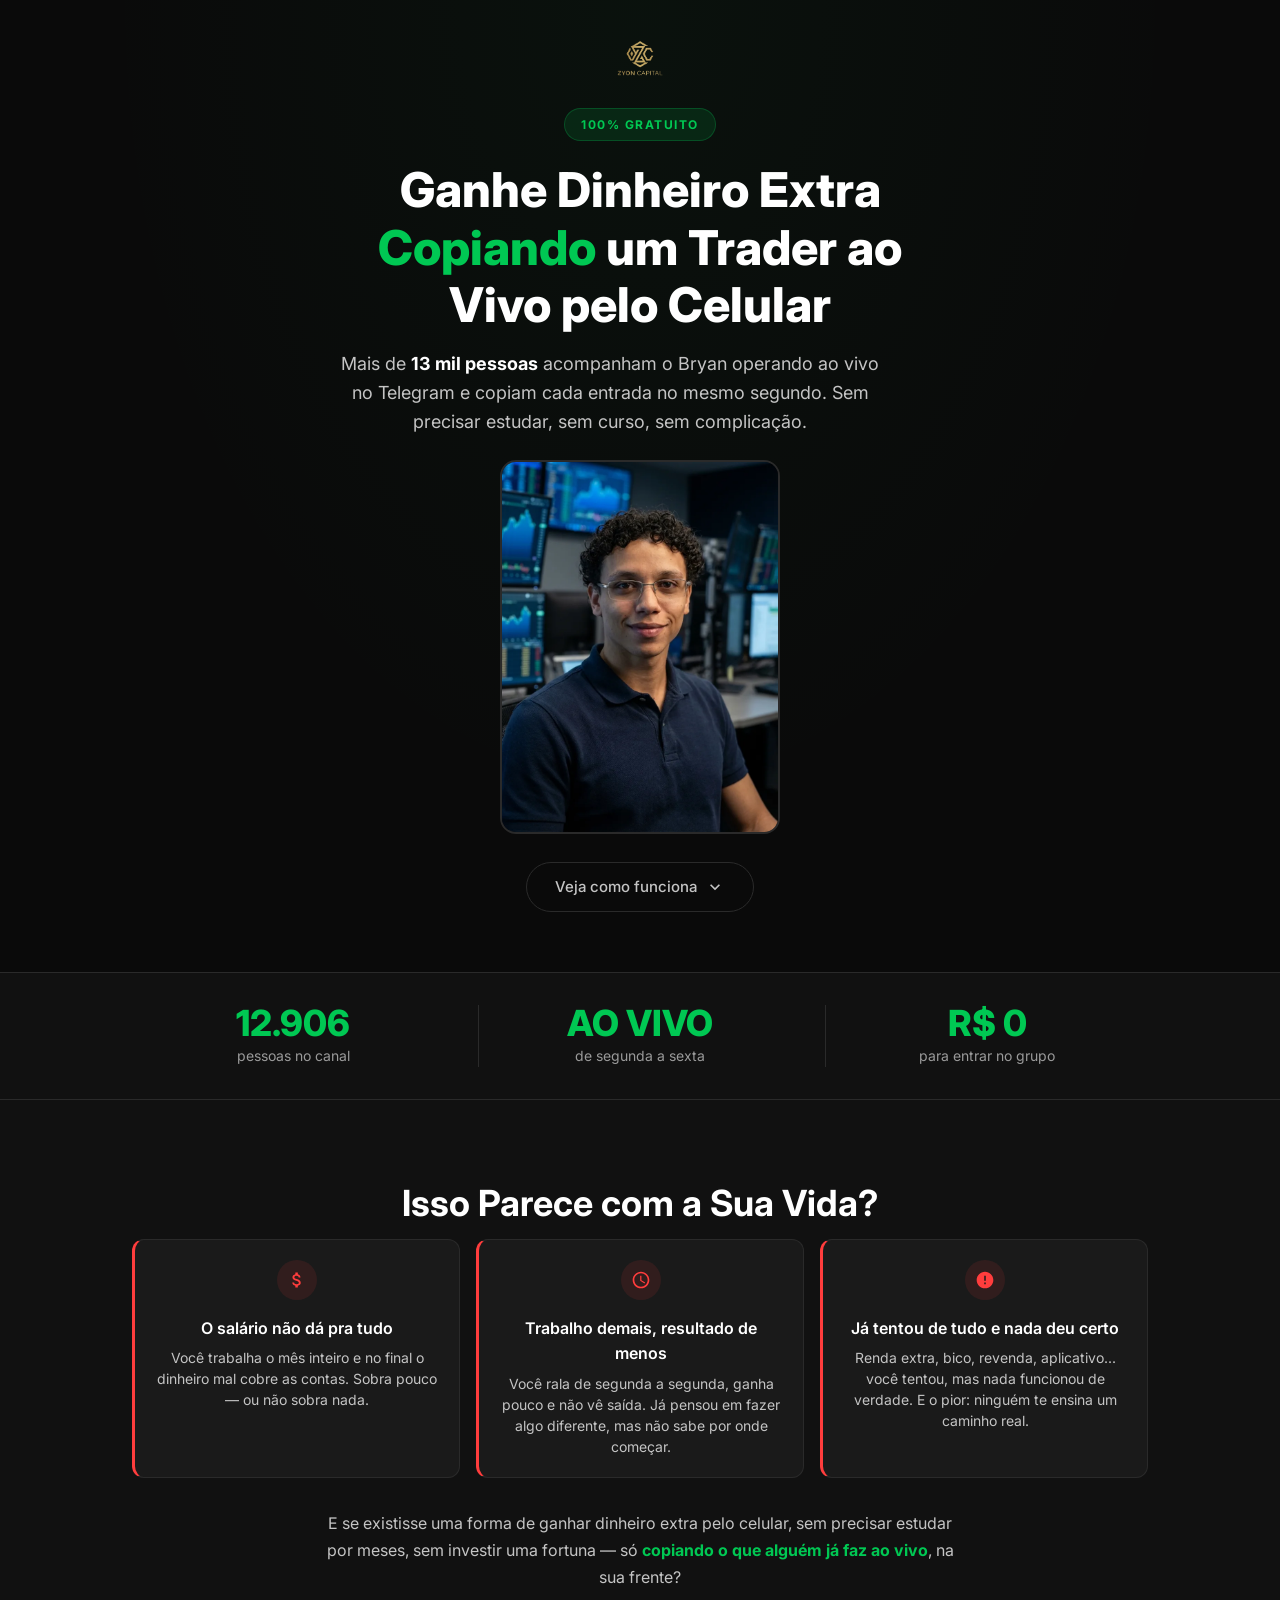
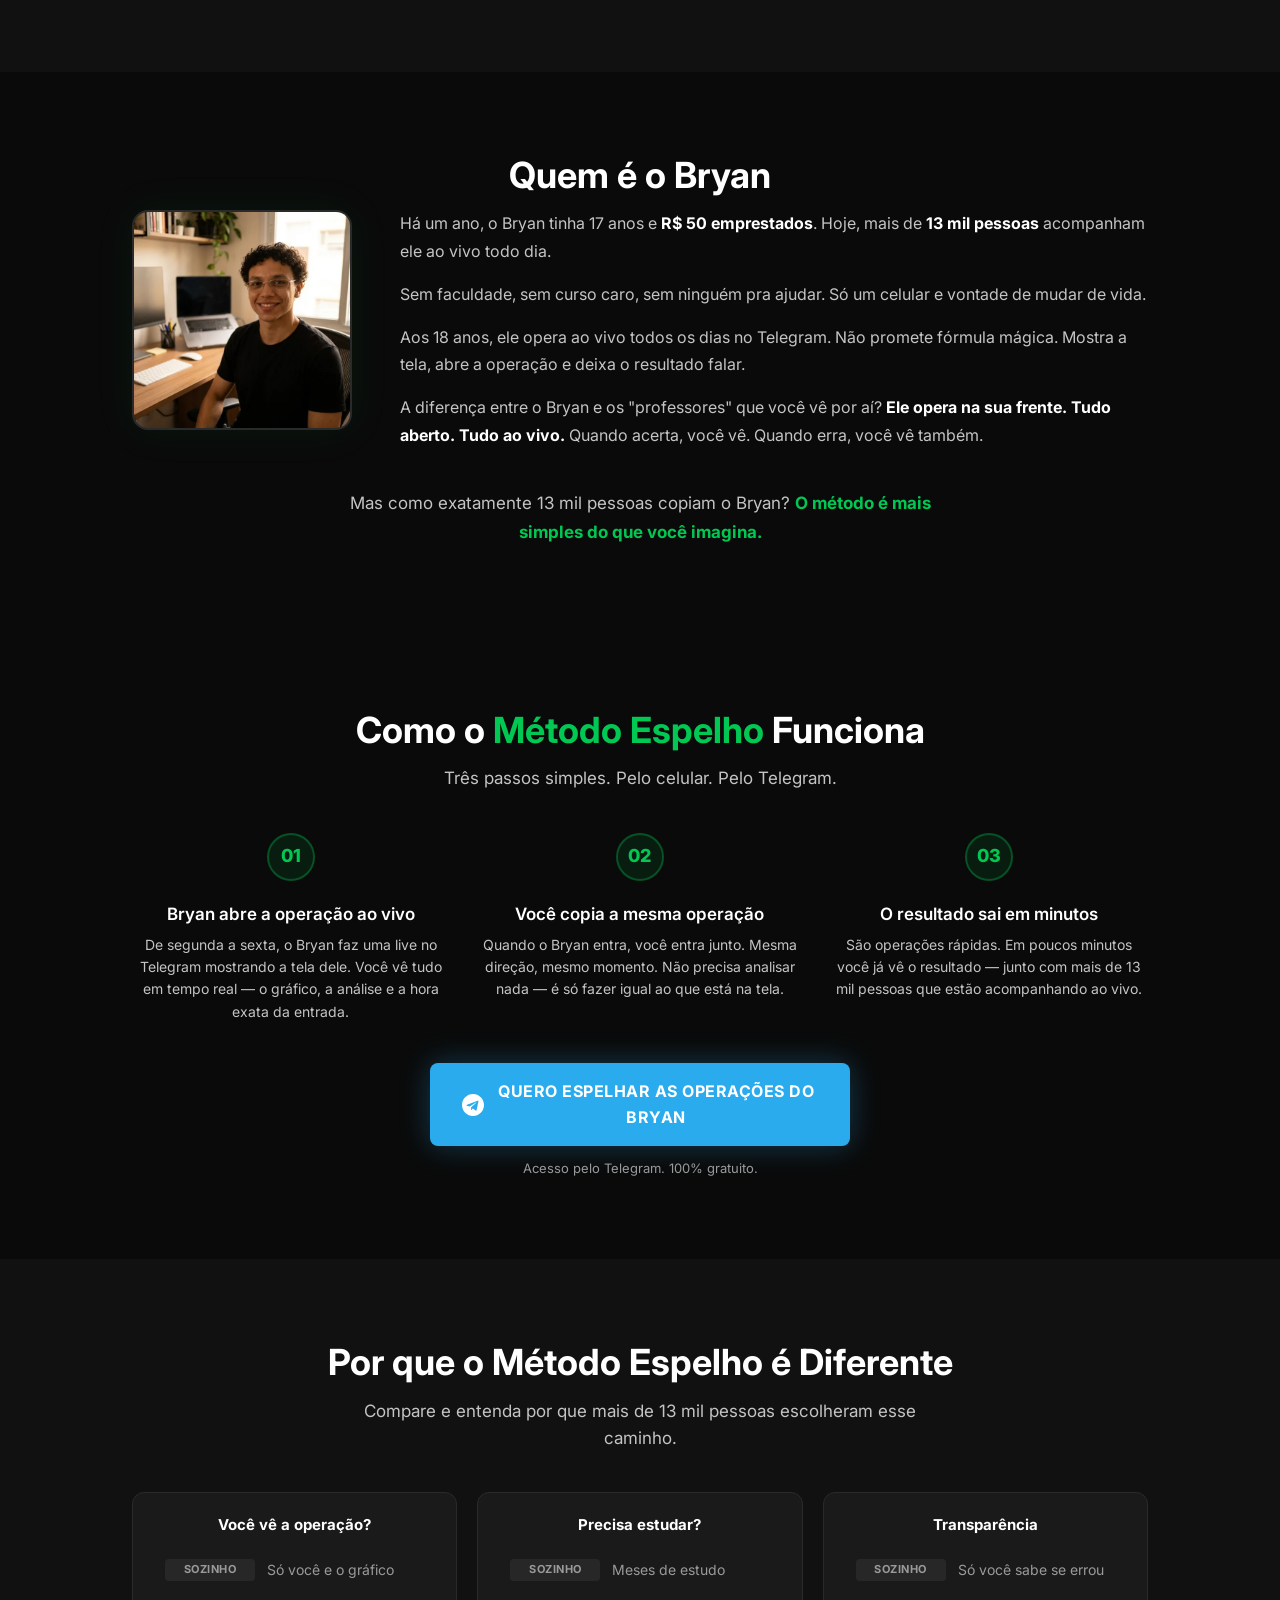
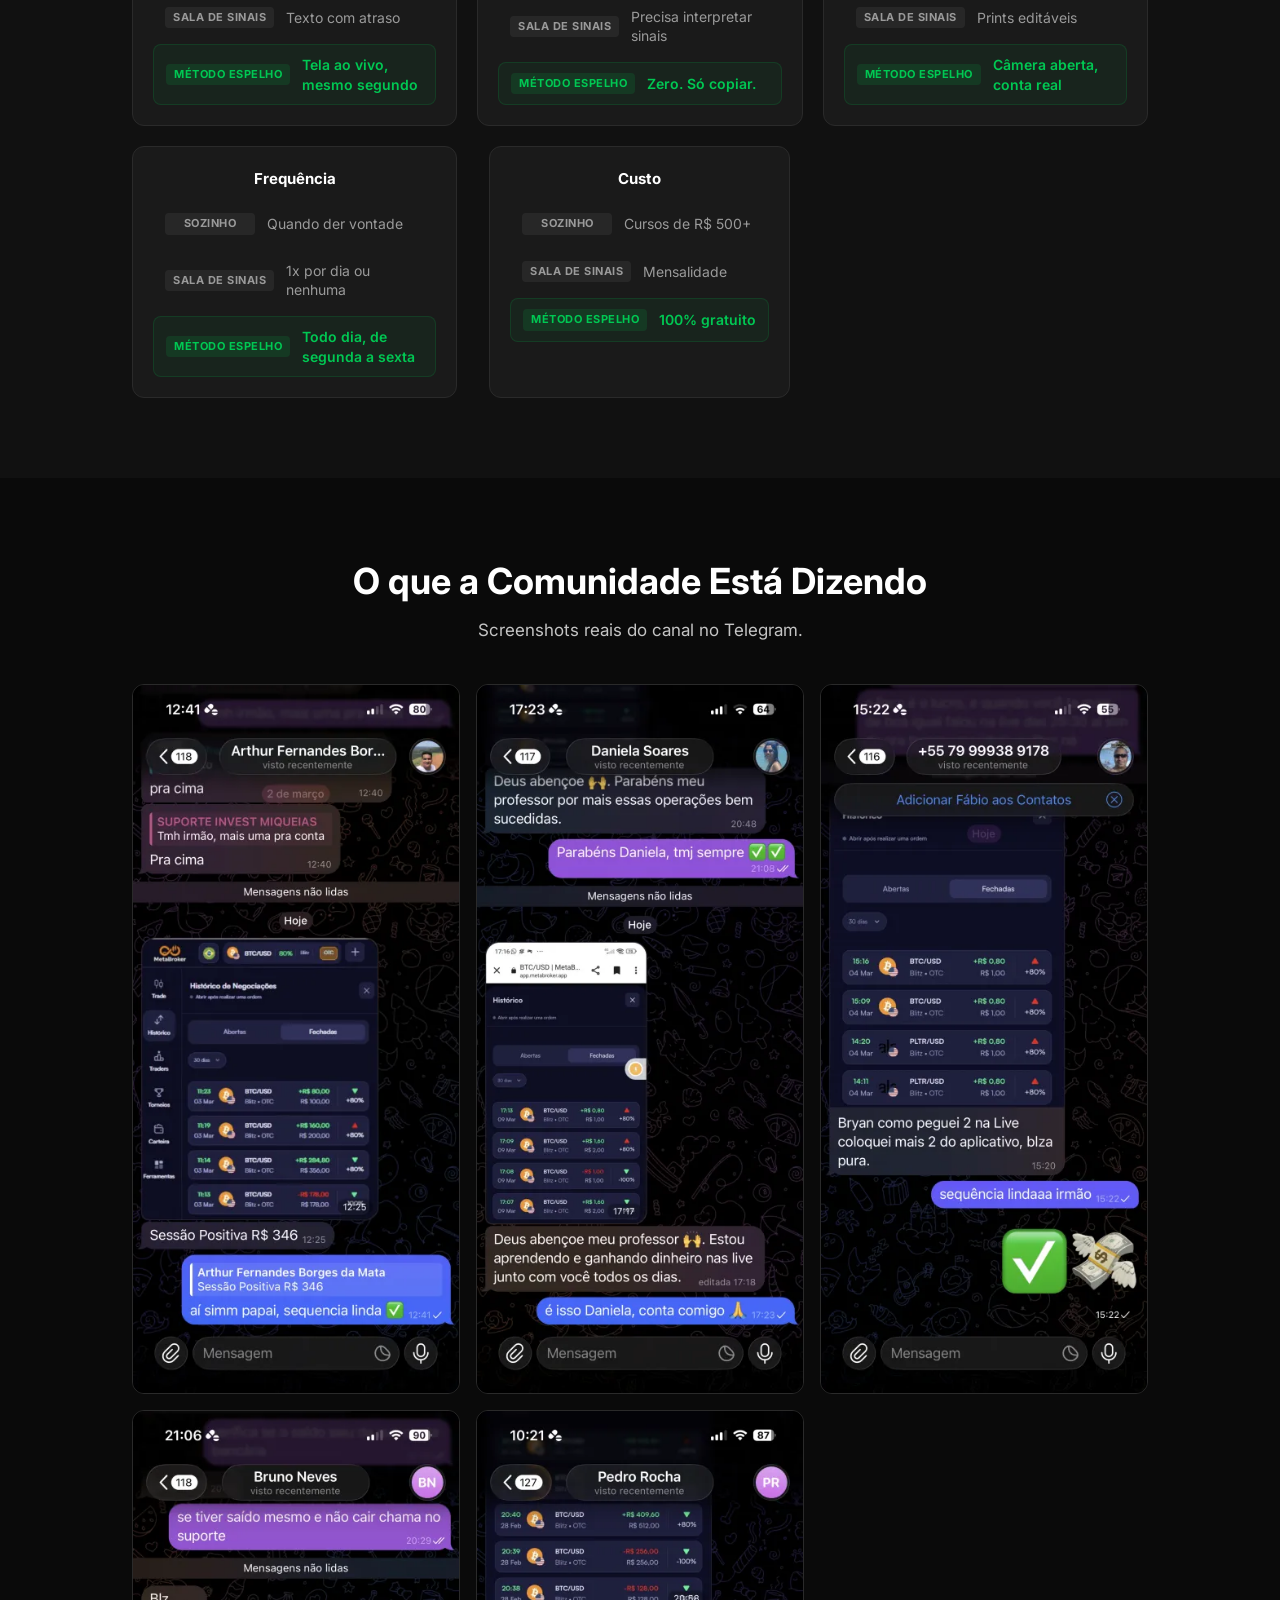
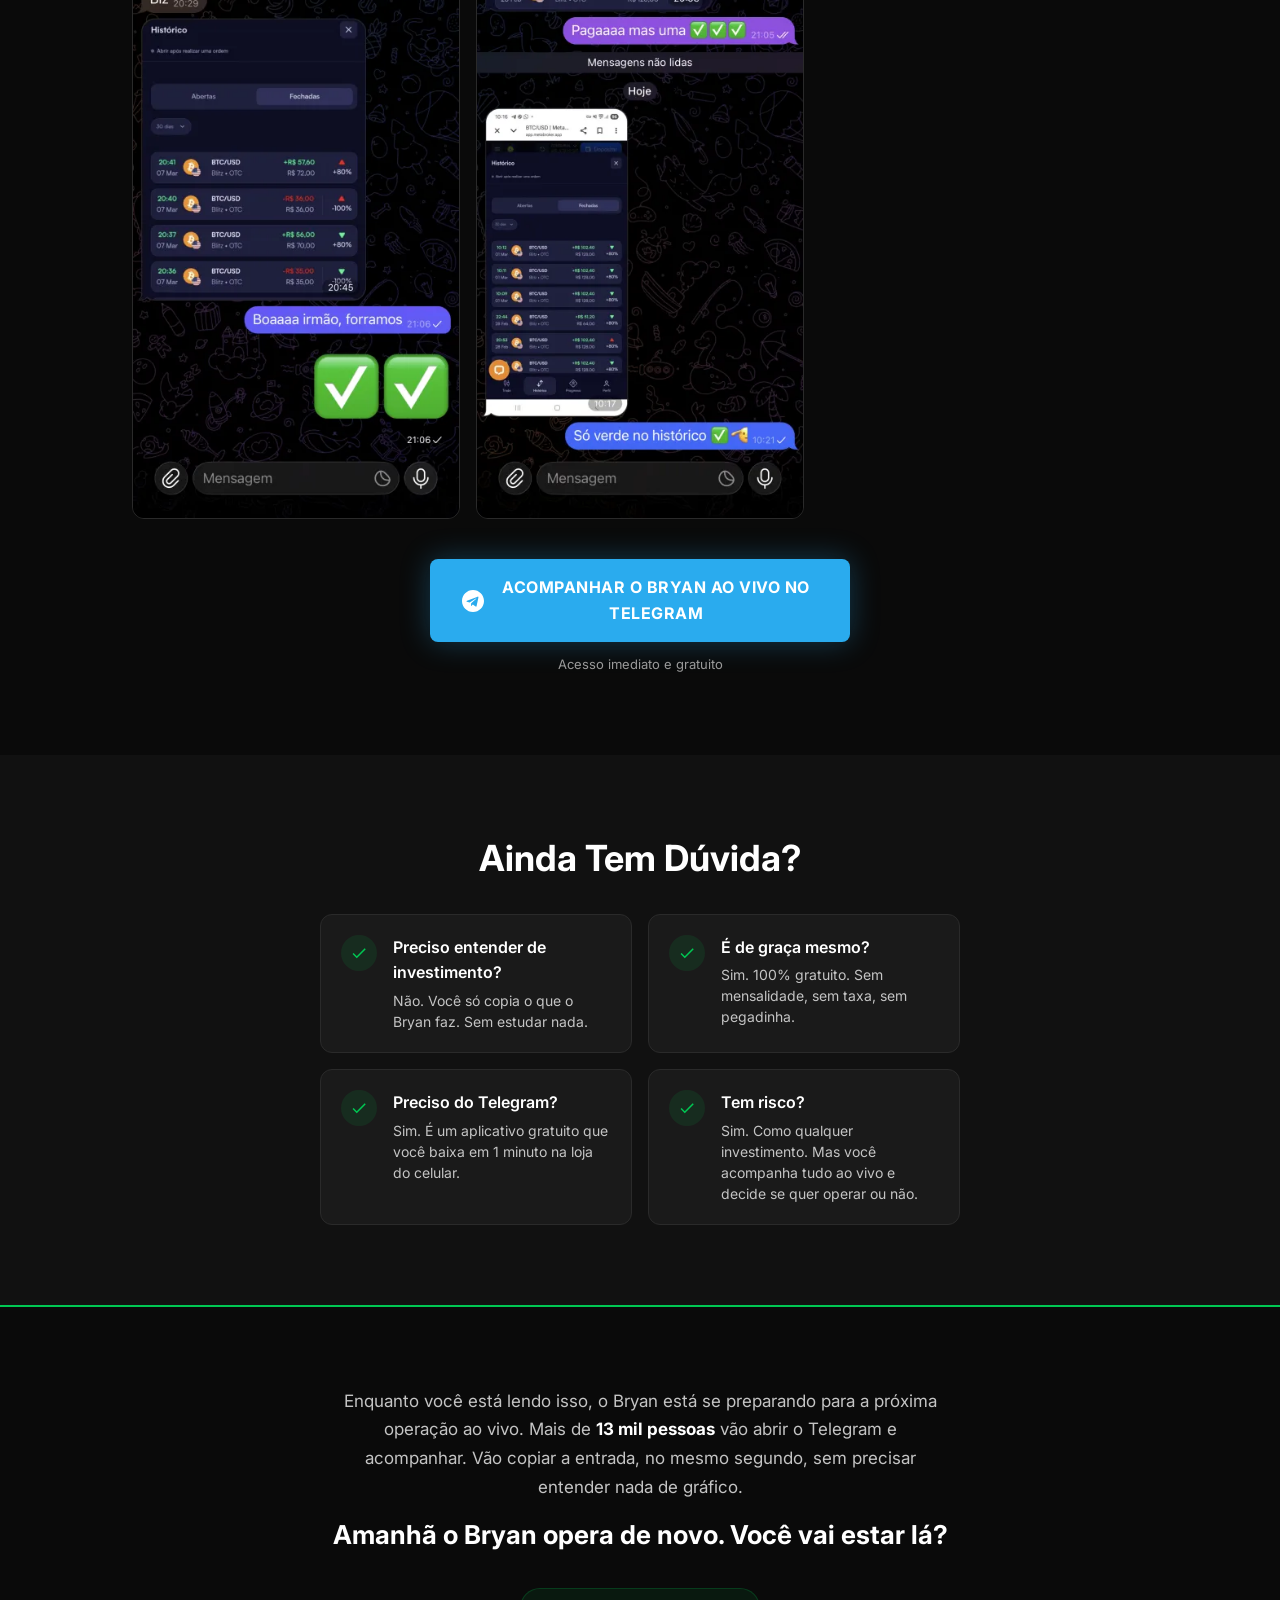
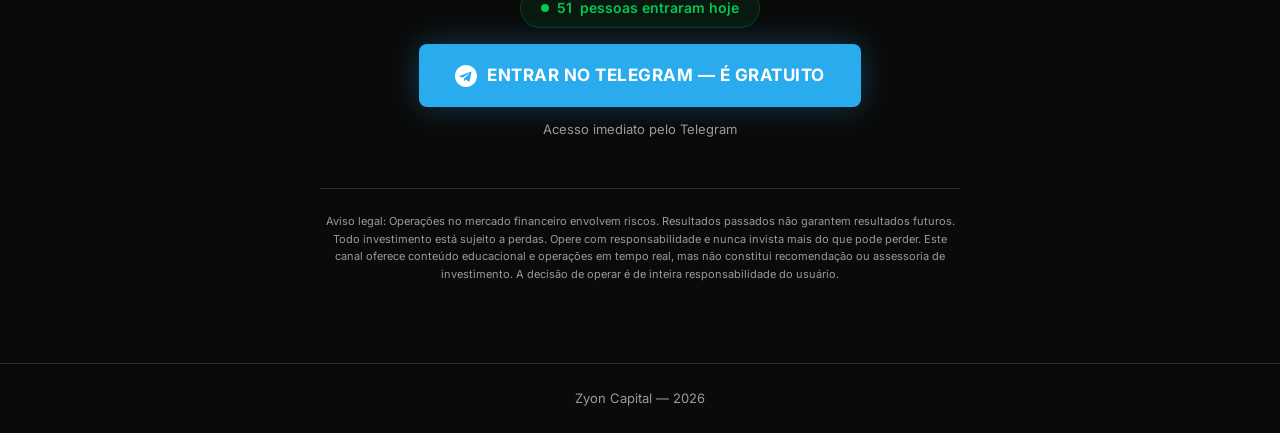
<file: index.html>
<!DOCTYPE html>
<html lang="pt-BR">
<head>
    <meta charset="UTF-8">
    <meta name="viewport" content="width=device-width, initial-scale=1.0">
    <title>Método Espelho: Copie Operações ao Vivo e Ganhe Dinheiro Extra pelo Celular | Zyon Capital</title>
    <meta name="description" content="Mais de 13 mil pessoas copiam as operações do Bryan ao vivo pelo Telegram e ganham dinheiro extra sem entender nada de trading. 100% gratuito.">
    <meta name="robots" content="index, follow">
    <link rel="icon" href="images/logo.png" type="image/png">

    <!-- Preconnect -->
    <link rel="preconnect" href="https://fonts.googleapis.com">
    <link rel="preconnect" href="https://fonts.gstatic.com" crossorigin>
    <link href="https://fonts.googleapis.com/css2?family=Inter:wght@400;500;600;700;800&display=swap" rel="stylesheet">

    <!-- Preload hero image -->
    <link rel="preload" as="image" href="images/bryan-hero.webp">

    <!-- CSS -->
    <link rel="stylesheet" href="css/style.css">

    <!-- Facebook Pixel -->
    <script>
    !function(f,b,e,v,n,t,s)
    {if(f.fbq)return;n=f.fbq=function(){n.callMethod?
    n.callMethod.apply(n,arguments):n.queue.push(arguments)};
    if(!f._fbq)f._fbq=n;n.push=n;n.loaded=!0;n.version='2.0';
    n.queue=[];t=b.createElement(e);t.async=!0;
    t.src=v;s=b.getElementsByTagName(e)[0];
    s.parentNode.insertBefore(t,s)}(window,document,'script',
    'https://connect.facebook.net/en_US/fbevents.js');
    fbq('init', '1529716884941419');
    fbq('track', 'PageView');
    </script>
    <noscript><img height="1" width="1" style="display:none"
    src="https://www.facebook.com/tr?id=1529716884941419&ev=PageView&noscript=1"
    /></noscript>
    <!-- End Facebook Pixel -->
</head>
<body>

    <!-- ===== HERO ===== -->
    <section class="hero">
        <div class="container">
            <div class="hero-content">
                <img src="images/logo.png" alt="Zyon Capital" class="hero-logo">
                <span class="badge">100% GRATUITO</span>
                <h1>Ganhe Dinheiro Extra <span class="highlight">Copiando</span> um Trader ao Vivo pelo Celular</h1>
                <p class="hero-sub">Mais de <strong>13 mil pessoas</strong> acompanham o Bryan operando ao vivo no Telegram e copiam cada entrada no mesmo segundo. Sem precisar estudar, sem curso, sem complicação.</p>
                <div class="hero-image-wrapper">
                    <img src="images/bryan-hero.webp" alt="Bryan, trader ao vivo da Zyon Capital" class="hero-image" fetchpriority="high" onerror="this.parentElement.classList.add('hero-image-fallback')">
                </div>
                <a href="#problema" class="scroll-cta" id="scroll-cta">
                    Veja como funciona
                    <svg viewBox="0 0 24 24" width="20" height="20"><path d="M7.41 8.59L12 13.17l4.59-4.58L18 10l-6 6-6-6z" fill="currentColor"/></svg>
                </a>
            </div>
        </div>
    </section>

    <!-- ===== BARRA DE NÚMEROS ===== -->
    <section class="stats-bar">
        <div class="container">
            <div class="stats-grid">
                <div class="stat-item">
                    <span class="stat-number" data-count="13198">0</span>
                    <span class="stat-label">pessoas no canal</span>
                </div>
                <div class="stat-item">
                    <span class="stat-number">AO VIVO</span>
                    <span class="stat-label">de segunda a sexta</span>
                </div>
                <div class="stat-item">
                    <span class="stat-number">R$ 0</span>
                    <span class="stat-label">para entrar no grupo</span>
                </div>
            </div>
        </div>
    </section>

    <!-- ===== A REALIDADE (Problema — antes do Bryan) ===== -->
    <section class="problem fade-in" id="problema">
        <div class="container">
            <h2 class="section-title">Isso Parece com a Sua Vida?</h2>
            <div class="problem-cards">
                <div class="problem-card">
                    <div class="problem-card-icon">
                        <svg viewBox="0 0 24 24"><path d="M11.8 10.9c-2.27-.59-3-1.2-3-2.15 0-1.09 1.01-1.85 2.7-1.85 1.78 0 2.44.85 2.5 2.1h2.21c-.07-1.72-1.12-3.3-3.21-3.81V3h-3v2.16c-1.94.42-3.5 1.68-3.5 3.61 0 2.31 1.91 3.46 4.7 4.13 2.5.6 3 1.48 3 2.41 0 .69-.49 1.79-2.7 1.79-2.06 0-2.87-.92-2.98-2.1h-2.2c.12 2.19 1.76 3.42 3.68 3.83V21h3v-2.15c1.95-.37 3.5-1.5 3.5-3.55 0-2.84-2.43-3.81-4.7-4.4z"/></svg>
                    </div>
                    <div>
                        <h3>O salário não dá pra tudo</h3>
                        <p>Você trabalha o mês inteiro e no final o dinheiro mal cobre as contas. Sobra pouco — ou não sobra nada.</p>
                    </div>
                </div>
                <div class="problem-card">
                    <div class="problem-card-icon">
                        <svg viewBox="0 0 24 24"><path d="M11.99 2C6.47 2 2 6.48 2 12s4.47 10 9.99 10C17.52 22 22 17.52 22 12S17.52 2 11.99 2zM12 20c-4.42 0-8-3.58-8-8s3.58-8 8-8 8 3.58 8 8-3.58 8-8 8zm.5-13H11v6l5.25 3.15.75-1.23-4.5-2.67z"/></svg>
                    </div>
                    <div>
                        <h3>Trabalho demais, resultado de menos</h3>
                        <p>Você rala de segunda a segunda, ganha pouco e não vê saída. Já pensou em fazer algo diferente, mas não sabe por onde começar.</p>
                    </div>
                </div>
                <div class="problem-card">
                    <div class="problem-card-icon">
                        <svg viewBox="0 0 24 24"><path d="M12 2C6.48 2 2 6.48 2 12s4.48 10 10 10 10-4.48 10-10S17.52 2 12 2zm1 15h-2v-2h2v2zm0-4h-2V7h2v6z"/></svg>
                    </div>
                    <div>
                        <h3>Já tentou de tudo e nada deu certo</h3>
                        <p>Renda extra, bico, revenda, aplicativo... você tentou, mas nada funcionou de verdade. E o pior: ninguém te ensina um caminho real.</p>
                    </div>
                </div>
            </div>
            <p class="problem-transition">E se existisse uma forma de ganhar dinheiro extra pelo celular, sem precisar estudar por meses, sem investir uma fortuna — só <strong>copiando o que alguém já faz ao vivo</strong>, na sua frente?</p>
        </div>
    </section>

    <!-- ===== QUEM É O BRYAN ===== -->
    <section class="about fade-in">
        <div class="container">
            <h2 class="section-title">Quem é o Bryan</h2>
            <div class="about-content">
                <div class="about-photo">
                    <img src="images/bryan-bio.webp" alt="Bryan, 18 anos, trader ao vivo" loading="lazy" onerror="this.style.display='none'; this.parentElement.querySelector('.about-photo-placeholder').style.display='flex'">
                    <div class="about-photo-placeholder" style="display:none">Foto do Bryan</div>
                </div>
                <div class="about-text">
                    <p>Há um ano, o Bryan tinha 17 anos e <strong>R$ 50 emprestados</strong>. Hoje, mais de <strong>13 mil pessoas</strong> acompanham ele ao vivo todo dia.</p>
                    <p>Sem faculdade, sem curso caro, sem ninguém pra ajudar. Só um celular e vontade de mudar de vida.</p>
                    <p>Aos 18 anos, ele opera ao vivo todos os dias no Telegram. Não promete fórmula mágica. Mostra a tela, abre a operação e deixa o resultado falar.</p>
                    <p>A diferença entre o Bryan e os "professores" que você vê por aí? <strong>Ele opera na sua frente. Tudo aberto. Tudo ao vivo.</strong> Quando acerta, você vê. Quando erra, você vê também.</p>
                </div>
            </div>
            <p class="about-transition">Mas como exatamente 13 mil pessoas copiam o Bryan? <strong>O método é mais simples do que você imagina.</strong></p>
        </div>
    </section>

    <!-- ===== MÉTODO ESPELHO ===== -->
    <section class="method fade-in">
        <div class="container">
            <h2 class="section-title">Como o <span class="highlight">Método Espelho</span> Funciona</h2>
            <p class="section-subtitle">Três passos simples. Pelo celular. Pelo Telegram.</p>
            <div class="steps">
                <div class="step">
                    <div class="step-number">01</div>
                    <div class="step-content">
                        <h3>Bryan abre a operação ao vivo</h3>
                        <p>De segunda a sexta, o Bryan faz uma live no Telegram mostrando a tela dele. Você vê tudo em tempo real — o gráfico, a análise e a hora exata da entrada.</p>
                    </div>
                </div>
                <div class="step">
                    <div class="step-number">02</div>
                    <div class="step-content">
                        <h3>Você copia a mesma operação</h3>
                        <p>Quando o Bryan entra, você entra junto. Mesma direção, mesmo momento. Não precisa analisar nada — é só fazer igual ao que está na tela.</p>
                    </div>
                </div>
                <div class="step">
                    <div class="step-number">03</div>
                    <div class="step-content">
                        <h3>O resultado sai em minutos</h3>
                        <p>São operações rápidas. Em poucos minutos você já vê o resultado — junto com mais de 13 mil pessoas que estão acompanhando ao vivo.</p>
                    </div>
                </div>
            </div>
            <div class="cta-container">
                <a href="https://t.me/+fpu9RPK1HRk1Y2Vh" class="cta-button">
                    <svg viewBox="0 0 24 24"><path d="M12 0C5.373 0 0 5.373 0 12s5.373 12 12 12 12-5.373 12-12S18.627 0 12 0zm5.894 8.221l-1.97 9.28c-.145.658-.537.818-1.084.508l-3-2.21-1.446 1.394c-.14.18-.357.295-.6.295l.213-3.054 5.56-5.022c.24-.213-.054-.334-.373-.121l-6.869 4.326-2.96-.924c-.64-.203-.658-.64.135-.954l11.566-4.458c.538-.196 1.006.128.832.941z"/></svg>
                    QUERO ESPELHAR AS OPERAÇÕES DO BRYAN
                </a>
                <p class="cta-note">Acesso pelo Telegram. 100% gratuito.</p>
            </div>
        </div>
    </section>

    <!-- ===== SEÇÃO COMPARATIVA ===== -->
    <section class="comparison fade-in">
        <div class="container">
            <h2 class="section-title">Por que o Método Espelho é Diferente</h2>
            <p class="section-subtitle">Compare e entenda por que mais de 13 mil pessoas escolheram esse caminho.</p>
            <div class="comparison-cards">
                <div class="comparison-card">
                    <h3 class="comparison-card-title">Você vê a operação?</h3>
                    <div class="comparison-option comparison-bad">
                        <span class="comparison-tag">Sozinho</span>
                        <span>Só você e o gráfico</span>
                    </div>
                    <div class="comparison-option comparison-bad">
                        <span class="comparison-tag">Sala de Sinais</span>
                        <span>Texto com atraso</span>
                    </div>
                    <div class="comparison-option comparison-good">
                        <span class="comparison-tag comparison-tag-green">Método Espelho</span>
                        <span>Tela ao vivo, mesmo segundo</span>
                    </div>
                </div>
                <div class="comparison-card">
                    <h3 class="comparison-card-title">Precisa estudar?</h3>
                    <div class="comparison-option comparison-bad">
                        <span class="comparison-tag">Sozinho</span>
                        <span>Meses de estudo</span>
                    </div>
                    <div class="comparison-option comparison-bad">
                        <span class="comparison-tag">Sala de Sinais</span>
                        <span>Precisa interpretar sinais</span>
                    </div>
                    <div class="comparison-option comparison-good">
                        <span class="comparison-tag comparison-tag-green">Método Espelho</span>
                        <span>Zero. Só copiar.</span>
                    </div>
                </div>
                <div class="comparison-card">
                    <h3 class="comparison-card-title">Transparência</h3>
                    <div class="comparison-option comparison-bad">
                        <span class="comparison-tag">Sozinho</span>
                        <span>Só você sabe se errou</span>
                    </div>
                    <div class="comparison-option comparison-bad">
                        <span class="comparison-tag">Sala de Sinais</span>
                        <span>Prints editáveis</span>
                    </div>
                    <div class="comparison-option comparison-good">
                        <span class="comparison-tag comparison-tag-green">Método Espelho</span>
                        <span>Câmera aberta, conta real</span>
                    </div>
                </div>
                <div class="comparison-card">
                    <h3 class="comparison-card-title">Frequência</h3>
                    <div class="comparison-option comparison-bad">
                        <span class="comparison-tag">Sozinho</span>
                        <span>Quando der vontade</span>
                    </div>
                    <div class="comparison-option comparison-bad">
                        <span class="comparison-tag">Sala de Sinais</span>
                        <span>1x por dia ou nenhuma</span>
                    </div>
                    <div class="comparison-option comparison-good">
                        <span class="comparison-tag comparison-tag-green">Método Espelho</span>
                        <span>Todo dia, de segunda a sexta</span>
                    </div>
                </div>
                <div class="comparison-card">
                    <h3 class="comparison-card-title">Custo</h3>
                    <div class="comparison-option comparison-bad">
                        <span class="comparison-tag">Sozinho</span>
                        <span>Cursos de R$ 500+</span>
                    </div>
                    <div class="comparison-option comparison-bad">
                        <span class="comparison-tag">Sala de Sinais</span>
                        <span>Mensalidade</span>
                    </div>
                    <div class="comparison-option comparison-good">
                        <span class="comparison-tag comparison-tag-green">Método Espelho</span>
                        <span>100% gratuito</span>
                    </div>
                </div>
            </div>
        </div>
    </section>

    <!-- ===== PROVA SOCIAL ===== -->
    <section class="social-proof fade-in">
        <div class="container">
            <h2 class="section-title">O que a Comunidade Está Dizendo</h2>
            <p class="section-subtitle">Screenshots reais do canal no Telegram.</p>
            <div class="screenshots-grid">
                <div class="screenshot-card">
                    <img src="images/depoimentos/01-arthur-sessao-r346.webp" alt="Depoimento: sessão positiva de R$346" loading="lazy">
                </div>
                <div class="screenshot-card">
                    <img src="images/depoimentos/02-daniela-ganhando-todos-dias.webp" alt="Depoimento: ganhando dinheiro nas lives todos os dias" loading="lazy">
                </div>
                <div class="screenshot-card">
                    <img src="images/depoimentos/03-fabio-2-live-2-app.webp" alt="Depoimento: pegou 2 na live e mais 2 no app" loading="lazy">
                </div>
                <div class="screenshot-card">
                    <img src="images/depoimentos/04-bruno-r57-r56-forramos.webp" alt="Depoimento: lucro de R$57 e R$56" loading="lazy">
                </div>
                <div class="screenshot-card">
                    <img src="images/depoimentos/10-pedro-so-verde-historico.webp" alt="Depoimento: só verde no histórico" loading="lazy">
                </div>
            </div>
            <div class="cta-container">
                <a href="https://t.me/+fpu9RPK1HRk1Y2Vh" class="cta-button">
                    <svg viewBox="0 0 24 24"><path d="M12 0C5.373 0 0 5.373 0 12s5.373 12 12 12 12-5.373 12-12S18.627 0 12 0zm5.894 8.221l-1.97 9.28c-.145.658-.537.818-1.084.508l-3-2.21-1.446 1.394c-.14.18-.357.295-.6.295l.213-3.054 5.56-5.022c.24-.213-.054-.334-.373-.121l-6.869 4.326-2.96-.924c-.64-.203-.658-.64.135-.954l11.566-4.458c.538-.196 1.006.128.832.941z"/></svg>
                    ACOMPANHAR O BRYAN AO VIVO NO TELEGRAM
                </a>
                <p class="cta-note">Acesso imediato e gratuito</p>
            </div>
        </div>
    </section>

    <!-- ===== ANTI-OBJEÇÕES (nova) ===== -->
    <section class="objections fade-in">
        <div class="container">
            <h2 class="section-title">Ainda Tem Dúvida?</h2>
            <div class="objections-grid">
                <div class="objection-item">
                    <div class="objection-icon">
                        <svg viewBox="0 0 24 24"><path d="M9 16.17L4.83 12l-1.42 1.41L9 19 21 7l-1.41-1.41z"/></svg>
                    </div>
                    <div>
                        <p class="objection-question">Preciso entender de investimento?</p>
                        <p class="objection-answer">Não. Você só copia o que o Bryan faz. Sem estudar nada.</p>
                    </div>
                </div>
                <div class="objection-item">
                    <div class="objection-icon">
                        <svg viewBox="0 0 24 24"><path d="M9 16.17L4.83 12l-1.42 1.41L9 19 21 7l-1.41-1.41z"/></svg>
                    </div>
                    <div>
                        <p class="objection-question">É de graça mesmo?</p>
                        <p class="objection-answer">Sim. 100% gratuito. Sem mensalidade, sem taxa, sem pegadinha.</p>
                    </div>
                </div>
                <div class="objection-item">
                    <div class="objection-icon">
                        <svg viewBox="0 0 24 24"><path d="M9 16.17L4.83 12l-1.42 1.41L9 19 21 7l-1.41-1.41z"/></svg>
                    </div>
                    <div>
                        <p class="objection-question">Preciso do Telegram?</p>
                        <p class="objection-answer">Sim. É um aplicativo gratuito que você baixa em 1 minuto na loja do celular.</p>
                    </div>
                </div>
                <div class="objection-item">
                    <div class="objection-icon">
                        <svg viewBox="0 0 24 24"><path d="M9 16.17L4.83 12l-1.42 1.41L9 19 21 7l-1.41-1.41z"/></svg>
                    </div>
                    <div>
                        <p class="objection-question">Tem risco?</p>
                        <p class="objection-answer">Sim. Como qualquer investimento. Mas você acompanha tudo ao vivo e decide se quer operar ou não.</p>
                    </div>
                </div>
            </div>
        </div>
    </section>

    <!-- ===== CTA FINAL ===== -->
    <section class="cta-final fade-in">
        <div class="container">
            <p class="cta-final-text">Enquanto você está lendo isso, o Bryan está se preparando para a próxima operação ao vivo. Mais de <strong>13 mil pessoas</strong> vão abrir o Telegram e acompanhar. Vão copiar a entrada, no mesmo segundo, sem precisar entender nada de gráfico.</p>
            <p class="cta-final-highlight">Amanhã o Bryan opera de novo. Você vai estar lá?</p>
            <div class="cta-container">
                <p class="today-counter"><span class="today-counter-dot"></span> <span id="today-count">0</span> pessoas entraram hoje</p>
                <a href="https://t.me/+fpu9RPK1HRk1Y2Vh" class="cta-button cta-button-large">
                    <svg viewBox="0 0 24 24"><path d="M12 0C5.373 0 0 5.373 0 12s5.373 12 12 12 12-5.373 12-12S18.627 0 12 0zm5.894 8.221l-1.97 9.28c-.145.658-.537.818-1.084.508l-3-2.21-1.446 1.394c-.14.18-.357.295-.6.295l.213-3.054 5.56-5.022c.24-.213-.054-.334-.373-.121l-6.869 4.326-2.96-.924c-.64-.203-.658-.64.135-.954l11.566-4.458c.538-.196 1.006.128.832.941z"/></svg>
                    ENTRAR NO TELEGRAM — É GRATUITO
                </a>
                <p class="cta-note">Acesso imediato pelo Telegram</p>
            </div>

            <div class="disclaimer">
                Aviso legal: Operações no mercado financeiro envolvem riscos. Resultados passados não garantem resultados futuros. Todo investimento está sujeito a perdas. Opere com responsabilidade e nunca invista mais do que pode perder. Este canal oferece conteúdo educacional e operações em tempo real, mas não constitui recomendação ou assessoria de investimento. A decisão de operar é de inteira responsabilidade do usuário.
            </div>
        </div>
    </section>

    <!-- ===== FOOTER ===== -->
    <footer class="footer">
        <div class="container">
            <p>Zyon Capital — 2026</p>
        </div>
    </footer>

    <!-- JS -->
    <script defer src="js/script.js"></script>
</body>
</html>
</file>
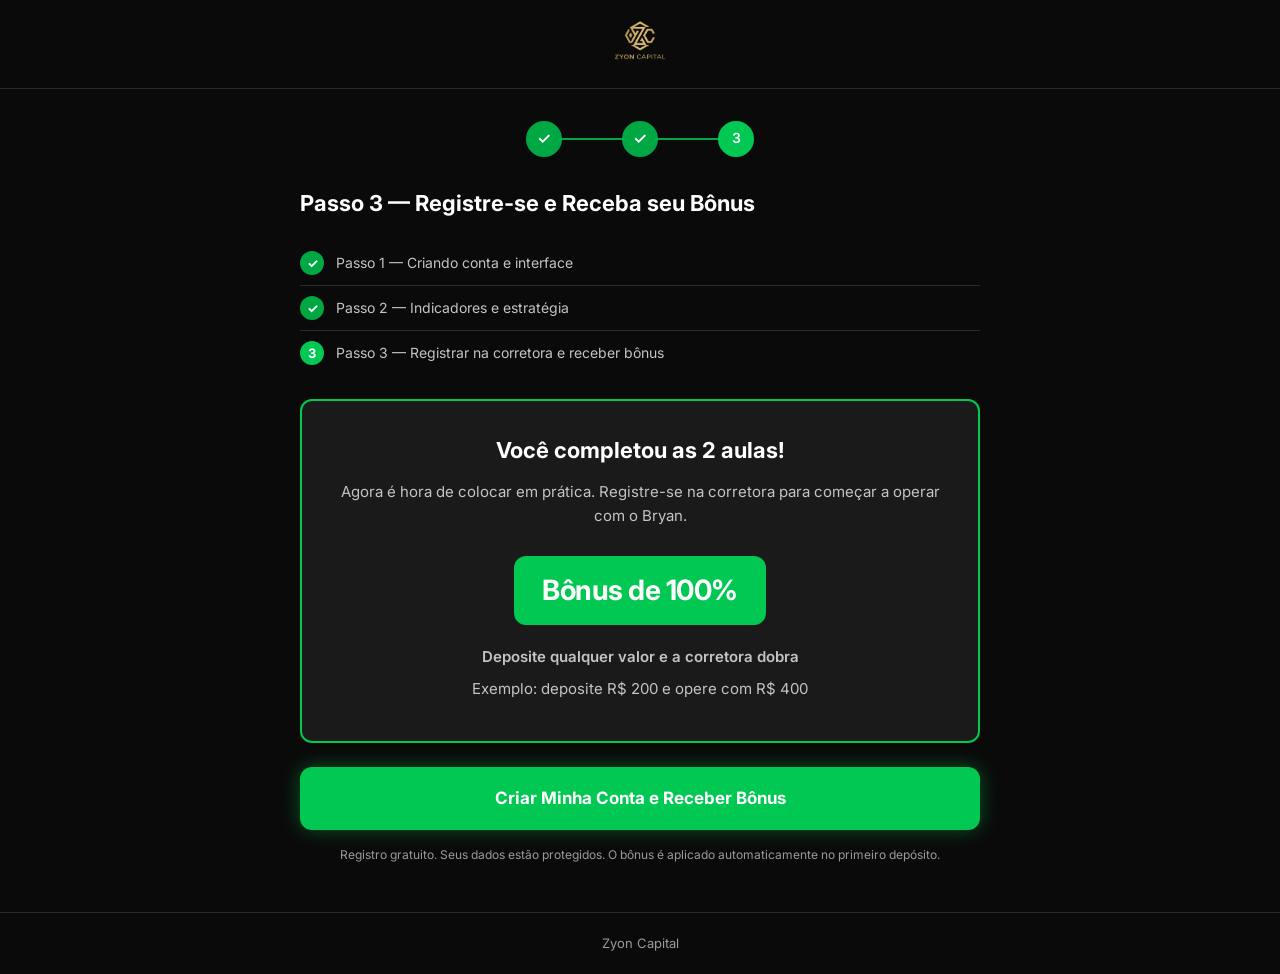
<file: curso/registro/index.html>
<!DOCTYPE html>
<html lang="pt-BR">
<head>
    <meta charset="UTF-8">
    <meta name="viewport" content="width=device-width, initial-scale=1.0">
    <title>Passo 3 — Registre-se e Receba seu Bônus | Zyon Capital</title>
    <meta name="robots" content="noindex, nofollow">
    <link rel="icon" href="../../images/logo.png" type="image/png">
    <link rel="preconnect" href="https://fonts.googleapis.com">
    <link rel="preconnect" href="https://fonts.gstatic.com" crossorigin>
    <link href="https://fonts.googleapis.com/css2?family=Inter:wght@400;500;600;700;800&display=swap" rel="stylesheet">
    <link rel="stylesheet" href="../curso.css">

    <!-- Google Tag Manager -->
    <script>(function(w,d,s,l,i){w[l]=w[l]||[];w[l].push({'gtm.start':
    new Date().getTime(),event:'gtm.js'});var f=d.getElementsByTagName(s)[0],
    j=d.createElement(s),dl=l!='dataLayer'?'&l='+l:'';j.async=true;j.src=
    'https://www.googletagmanager.com/gtm.js?id='+i+dl;f.parentNode.insertBefore(j,f);
    })(window,document,'script','dataLayer','GTM-N2JXDKZW');</script>

    <style>
        .registro-card {
            background: var(--color-surface);
            border: 2px solid var(--color-green);
            border-radius: var(--radius);
            padding: 32px 24px;
            text-align: center;
            margin-bottom: 24px;
        }

        .registro-card h2 {
            font-size: 22px;
            font-weight: 700;
            color: var(--color-white);
            margin-bottom: 12px;
        }

        .registro-card p {
            color: var(--color-gray-light);
            font-size: 15px;
            line-height: 1.6;
            margin-bottom: 8px;
        }

        .bonus-badge {
            display: inline-block;
            background: var(--color-green);
            color: var(--color-white);
            font-weight: 700;
            font-size: 28px;
            padding: 12px 28px;
            border-radius: var(--radius);
            margin: 20px 0;
            letter-spacing: -0.5px;
            text-decoration: none;
            cursor: pointer;
            transition: all 0.3s ease;
        }

        .bonus-badge:hover {
            background: var(--color-green-dark);
            transform: translateY(-2px);
            box-shadow: 0 8px 24px rgba(0, 200, 83, 0.4);
        }

        .bonus-desc {
            color: var(--color-green);
            font-weight: 600;
            font-size: 16px;
            margin-bottom: 4px;
        }

        .bonus-exemplo {
            color: var(--color-gray);
            font-size: 14px;
        }

        .btn-registrar {
            display: block;
            width: 100%;
            padding: 18px 24px;
            background: var(--color-green);
            color: var(--color-white);
            font-family: var(--font-family);
            font-size: 17px;
            font-weight: 700;
            text-decoration: none;
            text-align: center;
            border-radius: var(--radius);
            border: none;
            cursor: pointer;
            animation: pulsar 2s ease-in-out infinite;
            box-shadow: 0 0 20px rgba(0, 200, 83, 0.4);
            margin-top: 24px;
            transition: all 0.3s ease;
        }

        .btn-registrar:hover {
            animation: none;
            background: var(--color-green-dark);
            transform: translateY(-2px);
            box-shadow: 0 8px 32px rgba(0, 200, 83, 0.5);
        }

        @keyframes pulsar {
            0%, 100% {
                box-shadow: 0 0 20px rgba(0, 200, 83, 0.3);
                transform: scale(1);
            }
            50% {
                box-shadow: 0 0 40px rgba(0, 200, 83, 0.6);
                transform: scale(1.02);
            }
        }

        .checklist {
            text-align: left;
            margin: 24px 0;
        }

        .checklist-item {
            display: flex;
            align-items: center;
            gap: 12px;
            padding: 10px 0;
            border-bottom: 1px solid var(--color-border);
            color: var(--color-gray-light);
            font-size: 14px;
        }

        .checklist-item:last-child {
            border-bottom: none;
        }

        .check-icon {
            width: 24px;
            height: 24px;
            border-radius: 50%;
            display: flex;
            align-items: center;
            justify-content: center;
            font-size: 13px;
            font-weight: 700;
            flex-shrink: 0;
        }

        .check-icon.done {
            background: var(--color-green-dark);
            color: var(--color-white);
        }

        .check-icon.current {
            background: var(--color-green);
            color: var(--color-white);
            animation: pulsar 2s ease-in-out infinite;
        }

        .aviso-seguranca {
            text-align: center;
            color: var(--color-gray);
            font-size: 12px;
            margin-top: 16px;
            line-height: 1.5;
        }
    </style>
</head>
<body>
    <!-- Google Tag Manager (noscript) -->
    <noscript><iframe src="https://www.googletagmanager.com/ns.html?id=GTM-N2JXDKZW"
    height="0" width="0" style="display:none;visibility:hidden"></iframe></noscript>

    <header class="curso-header">
        <img src="../../images/logo.png" alt="Zyon Capital" class="logo">
    </header>

    <main class="curso-container">
        <div class="curso-progress">
            <div class="step done">✓</div>
            <div class="step-line done"></div>
            <div class="step done">✓</div>
            <div class="step-line done"></div>
            <div class="step active">3</div>
        </div>

        <h1 class="curso-titulo">Passo 3 — Registre-se e Receba seu Bônus</h1>

        <div class="checklist">
            <div class="checklist-item">
                <div class="check-icon done">✓</div>
                <span>Passo 1 — Criando conta e interface</span>
            </div>
            <div class="checklist-item">
                <div class="check-icon done">✓</div>
                <span>Passo 2 — Indicadores e estratégia</span>
            </div>
            <div class="checklist-item">
                <div class="check-icon current">3</div>
                <span>Passo 3 — Registrar na corretora e receber bônus</span>
            </div>
        </div>

        <div class="registro-card">
            <h2>Você completou as 2 aulas!</h2>
            <p>Agora é hora de colocar em prática. Registre-se na corretora para começar a operar com o Bryan.</p>

            <a href="https://lxgo.me/go?brand=metabroker&bta=30005&nci=2" target="_blank" rel="noopener" class="bonus-badge" id="btnBonusBadge">Bônus de 100%</a>

            <p class="bonus-desc">Deposite qualquer valor e a corretora dobra</p>
            <p class="bonus-exemplo">Exemplo: deposite R$ 200 e opere com R$ 400</p>
        </div>

        <a href="https://lxgo.me/go?brand=metabroker&bta=30005&nci=2" class="btn-registrar" id="btnRegistrar">
            Criar Minha Conta e Receber Bônus
        </a>

        <p class="aviso-seguranca">Registro gratuito. Seus dados estão protegidos. O bônus é aplicado automaticamente no primeiro depósito.</p>
    </main>

    <footer class="curso-footer">
        <p>Zyon Capital</p>
    </footer>

    <script>
    (function() {
        window.dataLayer = window.dataLayer || [];
        window.dataLayer.push({ event: 'curso_registro_view' });

        document.getElementById('btnRegistrar').addEventListener('click', function() {
            window.dataLayer.push({ event: 'curso_registro_click' });
        });
    })();
    </script>
</body>
</html>
</file>
<file: css/style.css>
/* ===================================
   ZYON CAPITAL — Página de Captura
   Design System: Dark + Verde (#00C853)
   Font: Inter (Google Fonts)
   Mobile-first
   =================================== */

/* --- VARIABLES --- */
:root {
    --color-bg: #0a0a0a;
    --color-bg-alt: #111111;
    --color-surface: #1a1a1a;
    --color-border: #2a2a2a;
    --color-green: #00C853;
    --color-green-light: #69F0AE;
    --color-green-dark: #00A844;
    --color-telegram: #2AABEE;
    --color-telegram-light: #55C4F0;
    --color-telegram-dark: #1A8FCC;
    --color-white: #FFFFFF;
    --color-gray: #9a9a9a;
    --color-gray-light: #c4c4c4;
    --color-red: #FF3D3D;
    --font-family: 'Inter', -apple-system, BlinkMacSystemFont, 'Segoe UI', sans-serif;
    --radius-sm: 8px;
    --radius-md: 12px;
    --radius-lg: 16px;
    --transition: 0.3s cubic-bezier(0.4, 0, 0.2, 1);
    --max-width: 1080px;
    --glow-green: 0 0 30px rgba(0, 200, 83, 0.3);
    --glow-telegram: 0 0 30px rgba(42, 171, 238, 0.3);
}

/* --- RESET --- */
*, *::before, *::after {
    margin: 0;
    padding: 0;
    box-sizing: border-box;
}

html {
    scroll-behavior: smooth;
    -webkit-text-size-adjust: 100%;
}

body {
    font-family: var(--font-family);
    background: var(--color-bg);
    color: var(--color-white);
    line-height: 1.6;
    font-size: 16px;
    overflow-x: hidden;
    -webkit-font-smoothing: antialiased;
    -moz-osx-font-smoothing: grayscale;
}

img {
    max-width: 100%;
    height: auto;
    display: block;
}

a {
    color: inherit;
    text-decoration: none;
}

/* --- CONTAINER --- */
.container {
    width: 100%;
    max-width: var(--max-width);
    margin: 0 auto;
    padding: 0 20px;
}

/* --- SECTION BASE --- */
section {
    padding: 60px 0;
}

/* --- BADGE --- */
.badge {
    display: inline-block;
    background: rgba(0, 200, 83, 0.12);
    color: var(--color-green);
    font-size: 12px;
    font-weight: 700;
    letter-spacing: 1.5px;
    text-transform: uppercase;
    padding: 6px 16px;
    border-radius: 50px;
    border: 1px solid rgba(0, 200, 83, 0.25);
    margin-bottom: 20px;
}

/* --- SECTION TITLE --- */
.section-title {
    font-size: 22px;
    font-weight: 700;
    line-height: 1.3;
    text-align: center;
    margin-bottom: 12px;
}

.section-subtitle {
    font-size: 16px;
    color: var(--color-gray-light);
    text-align: center;
    margin-bottom: 40px;
    max-width: 600px;
    margin-left: auto;
    margin-right: auto;
}

/* ===================================
   HERO SECTION
   =================================== */
.hero {
    padding: 40px 0 60px;
    background: var(--color-bg);
    background-image: radial-gradient(ellipse at top center, rgba(0, 200, 83, 0.04) 0%, transparent 60%);
    min-height: 100dvh;
    display: flex;
    align-items: center;
}

.hero .container {
    display: flex;
    flex-direction: column;
    align-items: center;
    text-align: center;
}

.hero-logo {
    height: 36px;
    width: auto;
    margin: 0 auto 32px;
    opacity: 0.9;
}

.hero h1 {
    font-size: 28px;
    font-weight: 800;
    line-height: 1.2;
    margin-bottom: 16px;
    max-width: 600px;
}

.hero h1 .highlight {
    color: var(--color-green);
}

.hero-sub {
    font-size: 16px;
    color: var(--color-gray-light);
    line-height: 1.6;
    margin-bottom: 24px;
    max-width: 540px;
}

.hero-sub strong {
    color: var(--color-white);
}

/* --- HERO IMAGE --- */
.hero-image-wrapper {
    width: 100%;
    max-width: 320px;
    margin: 0 auto 28px;
    border-radius: var(--radius-lg);
    overflow: hidden;
    border: 2px solid var(--color-border);
    background: var(--color-surface);
    aspect-ratio: 3 / 4;
}

.hero-image-wrapper.hero-image-fallback {
    display: flex;
    align-items: center;
    justify-content: center;
    color: var(--color-gray);
    font-size: 14px;
}

.hero-image-wrapper.hero-image-fallback::after {
    content: 'Foto do Bryan';
}

.hero-image {
    width: 100%;
    height: 100%;
    object-fit: cover;
}

/* --- SCROLL CTA (ghost button no hero) --- */
.scroll-cta {
    display: inline-flex;
    align-items: center;
    justify-content: center;
    gap: 8px;
    color: var(--color-gray-light);
    font-family: var(--font-family);
    font-size: 15px;
    font-weight: 500;
    padding: 12px 28px;
    border: 1px solid var(--color-border);
    border-radius: 50px;
    cursor: pointer;
    transition: var(--transition);
    background: transparent;
}

.scroll-cta:hover {
    color: var(--color-green);
    border-color: rgba(0, 200, 83, 0.4);
    background: rgba(0, 200, 83, 0.05);
}

.scroll-cta svg {
    transition: transform 0.3s ease;
}

.scroll-cta:hover svg {
    transform: translateY(3px);
}

/* --- CTA BUTTON --- */
.cta-button {
    display: inline-flex;
    align-items: center;
    justify-content: center;
    gap: 10px;
    background: var(--color-telegram);
    color: #fff;
    font-family: var(--font-family);
    font-size: 16px;
    font-weight: 700;
    padding: 16px 32px;
    border-radius: var(--radius-sm);
    border: none;
    cursor: pointer;
    transition: var(--transition);
    text-transform: uppercase;
    letter-spacing: 0.5px;
    box-shadow: var(--glow-telegram);
    width: 100%;
    max-width: 420px;
    min-height: 54px;
}

.cta-button:hover {
    background: var(--color-telegram-light);
    transform: translateY(-2px);
    box-shadow: 0 0 40px rgba(42, 171, 238, 0.4);
}

.cta-button:active {
    transform: translateY(0);
}

.cta-button svg {
    width: 22px;
    height: 22px;
    fill: currentColor;
    flex-shrink: 0;
}

.cta-button-large {
    font-size: 17px;
    padding: 18px 36px;
    min-height: 58px;
    max-width: 460px;
}

.cta-note {
    font-size: 13px;
    color: var(--color-gray);
    margin-top: 12px;
}

.cta-container {
    text-align: center;
    margin-top: 40px;
}

/* --- TODAY COUNTER --- */
.today-counter {
    display: inline-flex;
    align-items: center;
    gap: 8px;
    font-size: 14px;
    font-weight: 600;
    color: var(--color-green);
    margin-bottom: 16px;
    padding: 8px 20px;
    background: rgba(0, 200, 83, 0.08);
    border: 1px solid rgba(0, 200, 83, 0.2);
    border-radius: 50px;
}

.today-counter-dot {
    width: 8px;
    height: 8px;
    background: var(--color-green);
    border-radius: 50%;
    animation: pulse-dot 2s ease-in-out infinite;
}

@keyframes pulse-dot {
    0%, 100% { opacity: 1; box-shadow: 0 0 0 0 rgba(0, 200, 83, 0.5); }
    50% { opacity: 0.6; box-shadow: 0 0 0 6px rgba(0, 200, 83, 0); }
}

/* ===================================
   BARRA DE NÚMEROS
   =================================== */
.stats-bar {
    padding: 32px 0;
    background: var(--color-bg-alt);
    border-top: 1px solid var(--color-border);
    border-bottom: 1px solid var(--color-border);
}

.stats-grid {
    display: flex;
    flex-direction: column;
    gap: 24px;
    text-align: center;
}

.stat-item {
    display: flex;
    flex-direction: column;
    gap: 4px;
}

.stat-number {
    font-size: 28px;
    font-weight: 800;
    color: var(--color-green);
    line-height: 1;
}

.stat-label {
    font-size: 14px;
    color: var(--color-gray);
}

/* ===================================
   QUEM É O BRYAN
   =================================== */
.about {
    background: var(--color-bg);
}

.about-content {
    display: flex;
    flex-direction: column;
    gap: 32px;
    align-items: center;
}

.about-photo {
    width: 220px;
    height: 220px;
    border-radius: var(--radius-lg);
    overflow: hidden;
    background: var(--color-surface);
    border: 2px solid var(--color-border);
    box-shadow: 0 0 40px rgba(0, 200, 83, 0.08);
    flex-shrink: 0;
}

.about-photo img {
    width: 100%;
    height: 100%;
    object-fit: cover;
}

.about-photo-placeholder {
    width: 100%;
    height: 100%;
    display: flex;
    align-items: center;
    justify-content: center;
    color: var(--color-gray);
    font-size: 13px;
}

.about-text p {
    font-size: 16px;
    color: var(--color-gray-light);
    line-height: 1.7;
    margin-bottom: 16px;
}

.about-text p:last-child {
    margin-bottom: 0;
}

.about-text strong {
    color: var(--color-white);
}

.about .cta-container {
    margin-top: 32px;
}

.about-transition {
    font-size: 17px;
    line-height: 1.7;
    color: var(--color-gray-light);
    text-align: center;
    max-width: 600px;
    margin: 40px auto 0;
}

.about-transition strong {
    color: var(--color-green);
}

/* ===================================
   A REALIDADE (O PROBLEMA)
   =================================== */
.problem {
    background: var(--color-bg-alt);
}

.problem-cards {
    display: flex;
    flex-direction: column;
    gap: 16px;
    margin-bottom: 32px;
}

.problem-card {
    background: var(--color-surface);
    border: 1px solid var(--color-border);
    border-left: 3px solid var(--color-red);
    border-radius: var(--radius-md);
    padding: 20px;
    display: flex;
    gap: 16px;
    align-items: flex-start;
}

.problem-card-icon {
    width: 40px;
    height: 40px;
    min-width: 40px;
    border-radius: 50%;
    background: rgba(255, 61, 61, 0.1);
    display: flex;
    align-items: center;
    justify-content: center;
}

.problem-card-icon svg {
    width: 20px;
    height: 20px;
    fill: var(--color-red);
}

.problem-card h3 {
    font-size: 16px;
    font-weight: 600;
    margin-bottom: 6px;
}

.problem-card p {
    font-size: 14px;
    color: var(--color-gray-light);
    line-height: 1.5;
}

.problem-transition {
    font-size: 16px;
    line-height: 1.7;
    color: var(--color-gray-light);
    text-align: center;
    max-width: 640px;
    margin: 0 auto;
}

.problem-transition strong {
    color: var(--color-green);
}

/* ===================================
   MÉTODO ESPELHO
   =================================== */
.method {
    background: var(--color-bg);
}

.method .section-title .highlight {
    color: var(--color-green);
}

.steps {
    display: flex;
    flex-direction: column;
    gap: 24px;
    margin-bottom: 40px;
    position: relative;
}

.steps::before {
    content: '';
    position: absolute;
    left: 24px;
    top: 48px;
    bottom: 48px;
    width: 2px;
    background: rgba(0, 200, 83, 0.15);
}

.step {
    display: flex;
    gap: 20px;
    align-items: flex-start;
    position: relative;
    z-index: 1;
}

.step-number {
    width: 48px;
    height: 48px;
    min-width: 48px;
    border-radius: 50%;
    background: rgba(0, 200, 83, 0.1);
    border: 2px solid rgba(0, 200, 83, 0.3);
    display: flex;
    align-items: center;
    justify-content: center;
    font-size: 18px;
    font-weight: 800;
    color: var(--color-green);
}

.step-content h3 {
    font-size: 17px;
    font-weight: 600;
    margin-bottom: 6px;
}

.step-content p {
    font-size: 14px;
    color: var(--color-gray-light);
    line-height: 1.6;
}

.method .cta-container {
    text-align: center;
}

/* ===================================
   SEÇÃO COMPARATIVA
   =================================== */
.comparison {
    background: var(--color-bg-alt);
}

.comparison-cards {
    display: flex;
    flex-direction: column;
    gap: 16px;
}

.comparison-card {
    background: var(--color-surface);
    border: 1px solid var(--color-border);
    border-radius: var(--radius-md);
    padding: 20px;
}

.comparison-card-title {
    font-size: 15px;
    font-weight: 700;
    color: var(--color-white);
    margin-bottom: 12px;
    text-align: center;
}

.comparison-option {
    display: flex;
    align-items: center;
    gap: 12px;
    padding: 10px 12px;
    border-radius: var(--radius-sm);
    font-size: 14px;
    line-height: 1.4;
}

.comparison-option + .comparison-option {
    margin-top: 6px;
}

.comparison-bad {
    color: var(--color-gray);
}

.comparison-good {
    color: var(--color-green);
    font-weight: 600;
    background: rgba(0, 200, 83, 0.06);
    border: 1px solid rgba(0, 200, 83, 0.15);
}

.comparison-tag {
    font-size: 11px;
    font-weight: 700;
    text-transform: uppercase;
    letter-spacing: 0.5px;
    padding: 3px 8px;
    border-radius: 4px;
    background: rgba(255, 255, 255, 0.06);
    color: var(--color-gray);
    white-space: nowrap;
    min-width: 90px;
    text-align: center;
    flex-shrink: 0;
}

.comparison-tag-green {
    background: rgba(0, 200, 83, 0.12);
    color: var(--color-green);
}

/* ===================================
   PROVA SOCIAL
   =================================== */
.social-proof {
    background: var(--color-bg);
}

.screenshots-grid {
    display: grid;
    grid-template-columns: 1fr;
    gap: 16px;
}

.screenshot-card {
    background: var(--color-surface);
    border: 1px solid var(--color-border);
    border-radius: var(--radius-md);
    overflow: hidden;
}

.screenshot-card img {
    width: 100%;
    height: auto;
}

.screenshot-placeholder {
    height: 200px;
    display: flex;
    align-items: center;
    justify-content: center;
    color: var(--color-gray);
    font-size: 13px;
    padding: 20px;
    text-align: center;
}

.social-proof .cta-container {
    margin-top: 40px;
    text-align: center;
}

/* ===================================
   ANTI-OBJEÇÕES (nova)
   =================================== */
.objections {
    background: var(--color-bg-alt);
}

.objections-grid {
    display: flex;
    flex-direction: column;
    gap: 16px;
    max-width: 640px;
    margin: 32px auto 0;
}

.objection-item {
    display: flex;
    gap: 16px;
    align-items: flex-start;
    padding: 20px;
    background: var(--color-surface);
    border: 1px solid var(--color-border);
    border-radius: var(--radius-md);
}

.objection-icon {
    width: 36px;
    height: 36px;
    min-width: 36px;
    border-radius: 50%;
    background: rgba(0, 200, 83, 0.1);
    display: flex;
    align-items: center;
    justify-content: center;
}

.objection-icon svg {
    width: 18px;
    height: 18px;
    fill: var(--color-green);
}

.objection-question {
    font-size: 16px;
    font-weight: 600;
    color: var(--color-white);
    margin-bottom: 4px;
}

.objection-answer {
    font-size: 14px;
    color: var(--color-gray-light);
    line-height: 1.5;
}

/* ===================================
   CTA FINAL
   =================================== */
.cta-final {
    background: var(--color-bg);
    border-top: 2px solid var(--color-green);
    text-align: center;
}

.cta-final-text {
    font-size: 17px;
    color: var(--color-gray-light);
    line-height: 1.7;
    max-width: 600px;
    margin: 0 auto 12px;
}

.cta-final-text strong {
    color: var(--color-white);
}

.cta-final-highlight {
    font-size: 22px;
    font-weight: 700;
    color: var(--color-white);
    margin-bottom: 32px;
}

.cta-final .cta-container {
    display: flex;
    flex-direction: column;
    align-items: center;
    margin-top: 0;
}

/* --- DISCLAIMER --- */
.disclaimer {
    margin-top: 48px;
    padding-top: 24px;
    border-top: 1px solid var(--color-border);
    font-size: 11px;
    color: var(--color-gray);
    line-height: 1.6;
    text-align: center;
    max-width: 640px;
    margin-left: auto;
    margin-right: auto;
}

/* --- FOOTER --- */
.footer {
    padding: 24px 0;
    background: var(--color-bg);
    text-align: center;
    font-size: 13px;
    color: var(--color-gray);
    border-top: 1px solid var(--color-border);
}

/* ===================================
   SCROLL ANIMATIONS
   =================================== */
.fade-in {
    opacity: 0;
    transform: translateY(20px);
    transition: opacity 0.6s ease, transform 0.6s ease;
}

.fade-in.visible {
    opacity: 1;
    transform: translateY(0);
}

/* ===================================
   RESPONSIVE — TABLET
   =================================== */
@media (min-width: 480px) {
    .stats-grid {
        flex-direction: row;
        justify-content: center;
    }

    .stat-item {
        flex: 1;
    }

    .stat-item + .stat-item {
        border-left: 1px solid var(--color-border);
    }

    .screenshots-grid {
        grid-template-columns: 1fr 1fr;
    }

    .objections-grid {
        display: grid;
        grid-template-columns: 1fr 1fr;
    }
}

@media (min-width: 768px) {
    section {
        padding: 80px 0;
    }

    .container {
        padding: 0 32px;
    }

    .hero h1 {
        font-size: 40px;
    }

    .hero-sub {
        font-size: 18px;
    }

    .hero-image-wrapper {
        max-width: 280px;
    }

    .section-title {
        font-size: 32px;
    }

    .section-subtitle {
        font-size: 17px;
    }

    .problem-cards {
        flex-direction: row;
    }

    .problem-card {
        flex: 1;
        flex-direction: column;
        text-align: center;
        align-items: center;
    }

    .steps {
        flex-direction: row;
        gap: 32px;
    }

    .steps::before {
        display: none;
    }

    .step {
        flex: 1;
        flex-direction: column;
        text-align: center;
        align-items: center;
    }

    .about-content {
        flex-direction: row;
        align-items: flex-start;
        gap: 48px;
    }

    .about-text {
        flex: 1;
    }

    .screenshots-grid {
        grid-template-columns: repeat(3, 1fr);
    }

    .comparison-cards {
        display: grid;
        grid-template-columns: 1fr 1fr;
        gap: 20px;
    }

    .comparison-card:last-child {
        grid-column: 1 / -1;
        max-width: 50%;
        justify-self: center;
    }

    .cta-final-highlight {
        font-size: 26px;
    }
}

/* ===================================
   RESPONSIVE — DESKTOP
   =================================== */
@media (min-width: 1024px) {
    .hero h1 {
        font-size: 48px;
    }

    .hero-sub {
        font-size: 18px;
    }

    .cta-button {
        width: auto;
    }

    .cta-button-large {
        width: auto;
    }

    .section-title {
        font-size: 36px;
    }

    .stat-number {
        font-size: 36px;
    }

    .comparison-cards {
        grid-template-columns: repeat(3, 1fr);
    }

    .comparison-card:nth-child(4) {
        grid-column: auto;
    }

    .comparison-card:last-child {
        grid-column: auto;
        max-width: none;
    }
}

/* ===================================
   REDUCED MOTION
   =================================== */
@media (prefers-reduced-motion: reduce) {
    .fade-in {
        opacity: 1;
        transform: none;
        transition: none;
    }

    .cta-button {
        transition: none;
    }
}
</file>
<file: curso/curso.css>
/* ===================================
   ZYON CAPITAL — Curso Básico
   Design System: Dark + Verde (#00C853)
   =================================== */

:root {
    --color-bg: #0a0a0a;
    --color-surface: #1a1a1a;
    --color-border: #2a2a2a;
    --color-green: #00C853;
    --color-green-dark: #00A844;
    --color-white: #FFFFFF;
    --color-gray: #9a9a9a;
    --color-gray-light: #c4c4c4;
    --color-telegram: #2AABEE;
    --font-family: 'Inter', -apple-system, BlinkMacSystemFont, 'Segoe UI', sans-serif;
    --radius: 12px;
    --transition: 0.3s ease;
}

*, *::before, *::after {
    margin: 0;
    padding: 0;
    box-sizing: border-box;
}

html {
    -webkit-text-size-adjust: 100%;
}

body {
    font-family: var(--font-family);
    background: var(--color-bg);
    color: var(--color-white);
    line-height: 1.6;
    min-height: 100vh;
    display: flex;
    flex-direction: column;
}

/* --- HEADER --- */
.curso-header {
    padding: 20px 24px;
    text-align: center;
    border-bottom: 1px solid var(--color-border);
}

.logo {
    height: 40px;
    width: auto;
}

/* --- AVISO BÔNUS --- */
.curso-bonus-aviso {
    background: linear-gradient(135deg, rgba(0, 200, 83, 0.1), rgba(0, 200, 83, 0.05));
    border: 1px solid rgba(0, 200, 83, 0.3);
    border-radius: var(--radius);
    padding: 14px 20px;
    text-align: center;
    margin-bottom: 24px;
    color: var(--color-gray-light);
    font-size: 14px;
    line-height: 1.5;
}

.bonus-destaque {
    color: var(--color-green);
    font-weight: 600;
}

/* --- CONTAINER --- */
.curso-container {
    flex: 1;
    max-width: 720px;
    margin: 0 auto;
    padding: 32px 20px 48px;
    width: 100%;
}

/* --- PROGRESS --- */
.curso-progress {
    display: flex;
    align-items: center;
    justify-content: center;
    gap: 0;
    margin-bottom: 32px;
}

.step {
    width: 36px;
    height: 36px;
    border-radius: 50%;
    background: var(--color-surface);
    border: 2px solid var(--color-border);
    display: flex;
    align-items: center;
    justify-content: center;
    font-weight: 600;
    font-size: 14px;
    color: var(--color-gray);
    transition: var(--transition);
}

.step.active {
    background: var(--color-green);
    border-color: var(--color-green);
    color: var(--color-white);
}

.step.done {
    background: var(--color-green-dark);
    border-color: var(--color-green-dark);
    color: var(--color-white);
    font-size: 16px;
}

.step-line {
    width: 60px;
    height: 2px;
    background: var(--color-border);
}

.step-line.done {
    background: var(--color-green-dark);
}

/* --- TÍTULO --- */
.curso-titulo {
    font-size: 22px;
    font-weight: 700;
    line-height: 1.3;
    margin-bottom: 8px;
}

.curso-subtitulo {
    color: var(--color-gray);
    font-size: 15px;
    margin-bottom: 28px;
}

/* --- VÍDEO --- */
.video-wrapper {
    width: 100%;
    border-radius: var(--radius);
    overflow: hidden;
    background: var(--color-surface);
    margin-bottom: 24px;
}

.video-wrapper video {
    width: 100%;
    height: auto;
    display: block;
}

/* --- BOTÃO --- */
.btn-container {
    text-align: center;
    margin-top: 8px;
    margin-bottom: 24px;
    transition: opacity var(--transition);
}

.btn-container.hidden {
    display: none;
}

.btn-proximo {
    display: inline-block;
    padding: 16px 40px;
    background: var(--color-green);
    color: var(--color-white);
    font-family: var(--font-family);
    font-size: 16px;
    font-weight: 600;
    text-decoration: none;
    border-radius: var(--radius);
    transition: var(--transition);
    border: none;
    cursor: pointer;
}

.btn-proximo:hover {
    background: var(--color-green-dark);
    transform: translateY(-2px);
    box-shadow: 0 8px 24px rgba(0, 200, 83, 0.3);
}

.btn-telegram {
    background: var(--color-telegram);
}

.btn-telegram:hover {
    background: #1A8FCC;
    box-shadow: 0 8px 24px rgba(42, 171, 238, 0.3);
}

/* --- MENSAGEM --- */
.msg-assistir {
    text-align: center;
    color: var(--color-gray);
    font-size: 14px;
    margin-top: 8px;
}

/* --- CONCLUSÃO --- */
.conclusao {
    margin-top: 24px;
    transition: opacity var(--transition);
}

.conclusao.hidden {
    display: none;
}

.conclusao-card {
    background: var(--color-surface);
    border: 1px solid var(--color-green);
    border-radius: var(--radius);
    padding: 24px;
    text-align: center;
}

.conclusao-card h2 {
    font-size: 20px;
    color: var(--color-green);
    margin-bottom: 8px;
}

.conclusao-card p {
    color: var(--color-gray-light);
    font-size: 15px;
}

/* --- FOOTER --- */
.curso-footer {
    padding: 20px;
    text-align: center;
    border-top: 1px solid var(--color-border);
}

.curso-footer p {
    color: var(--color-gray);
    font-size: 13px;
}

.curso-footer a {
    color: var(--color-gray);
    text-decoration: none;
}

.curso-footer a:hover {
    color: var(--color-white);
}

/* --- RESPONSIVO --- */
@media (max-width: 480px) {
    .curso-container {
        padding: 24px 16px 40px;
    }

    .curso-titulo {
        font-size: 19px;
    }

    .btn-proximo {
        display: block;
        width: 100%;
        text-align: center;
    }
}
</file>
